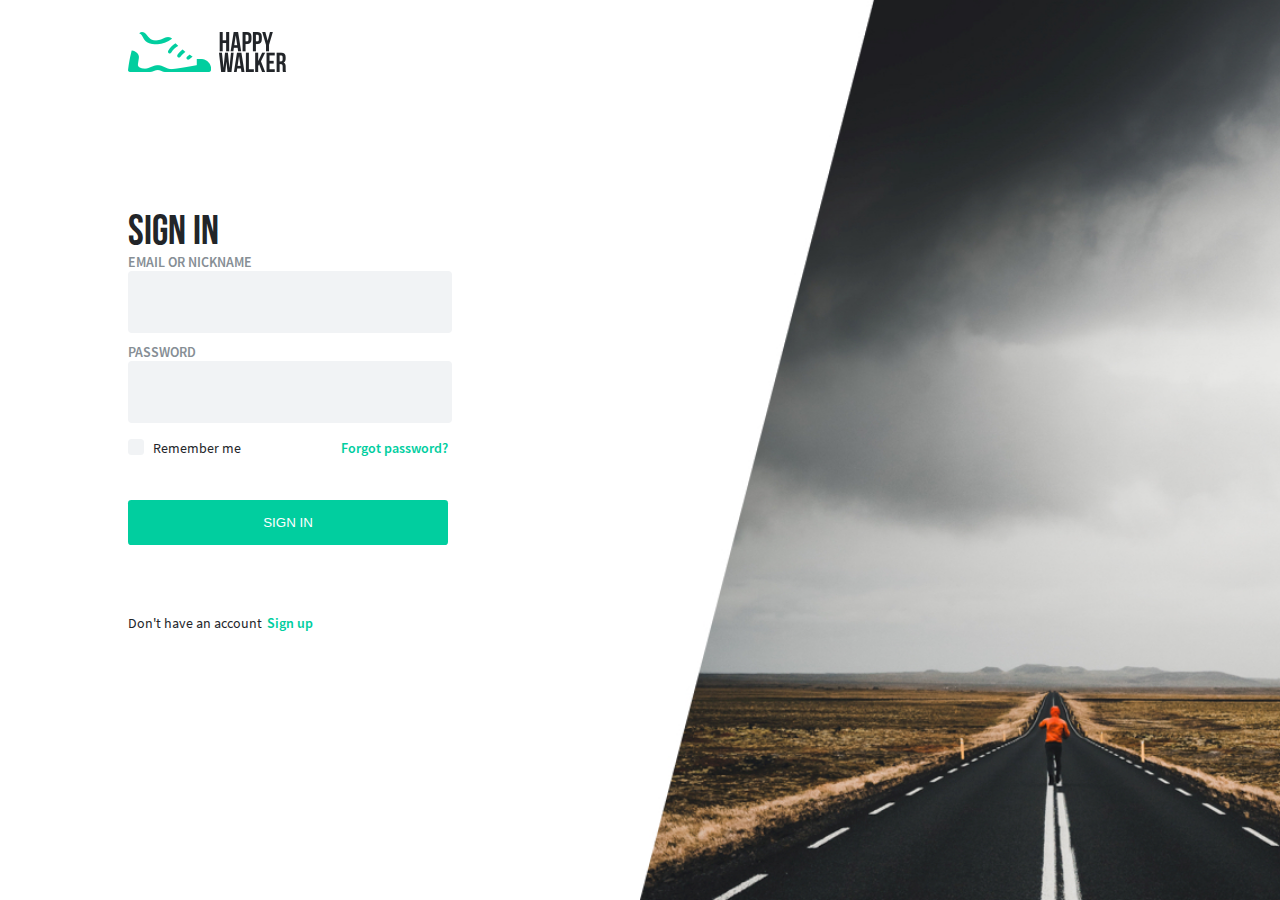
<file: index.html>
<!DOCTYPE html>
<html lang="en">
<head>
    <meta charset="UTF-8">
    <meta name="viewport" content="width=device-width, initial-scale=1.0">
    <meta http-equiv="X-UA-Compatible" content="ie=edge">
    <title>Document</title>
    <link rel="stylesheet" href="./reset.css">
    <link rel="stylesheet" href="./fonts/fonts.css">
    <link rel="stylesheet" href="./css/style.css">
</head>
<body>
    <div class="container">
        <div class="section1">
            <div class="logo">
                <img src="./img/logo.png" alt="logo">
            </div>
            <form action="#">
                <div class="form__header">
                    <h1>sign in</h1>
                </div>
                <div class="form__input">
                    <label for="email">email or nickname</label>
                    <input type="text" id="email">
                </div>
              
                <div class="form__input" id="password">
                    <label for="pasword">password</label>
                    <input type="text">
                </div>
                <div class="form__container">
                    <div class="form__checkbox">
                        <input type="checkbox" id="remember__me">
                        <label for="remember__me">Remember me</label>
                    </div>
                    <div class="password__restore">
                        <a href="#">Forgot password?</a>
                    </div>
                </div>
                
                <div class="form__input">
                    <button>sign in</button>
                </div>
                <div class="signup">
                    <p>Don't have an account</p>
                    <a href="#">Sign up</a>
                </div>

            </form>
        </div>
        <div class="section2">
            <img src="./img/rectangle-copy.jpg" alt="">
        </div>    
    </div>
</body>
</html>
</file>
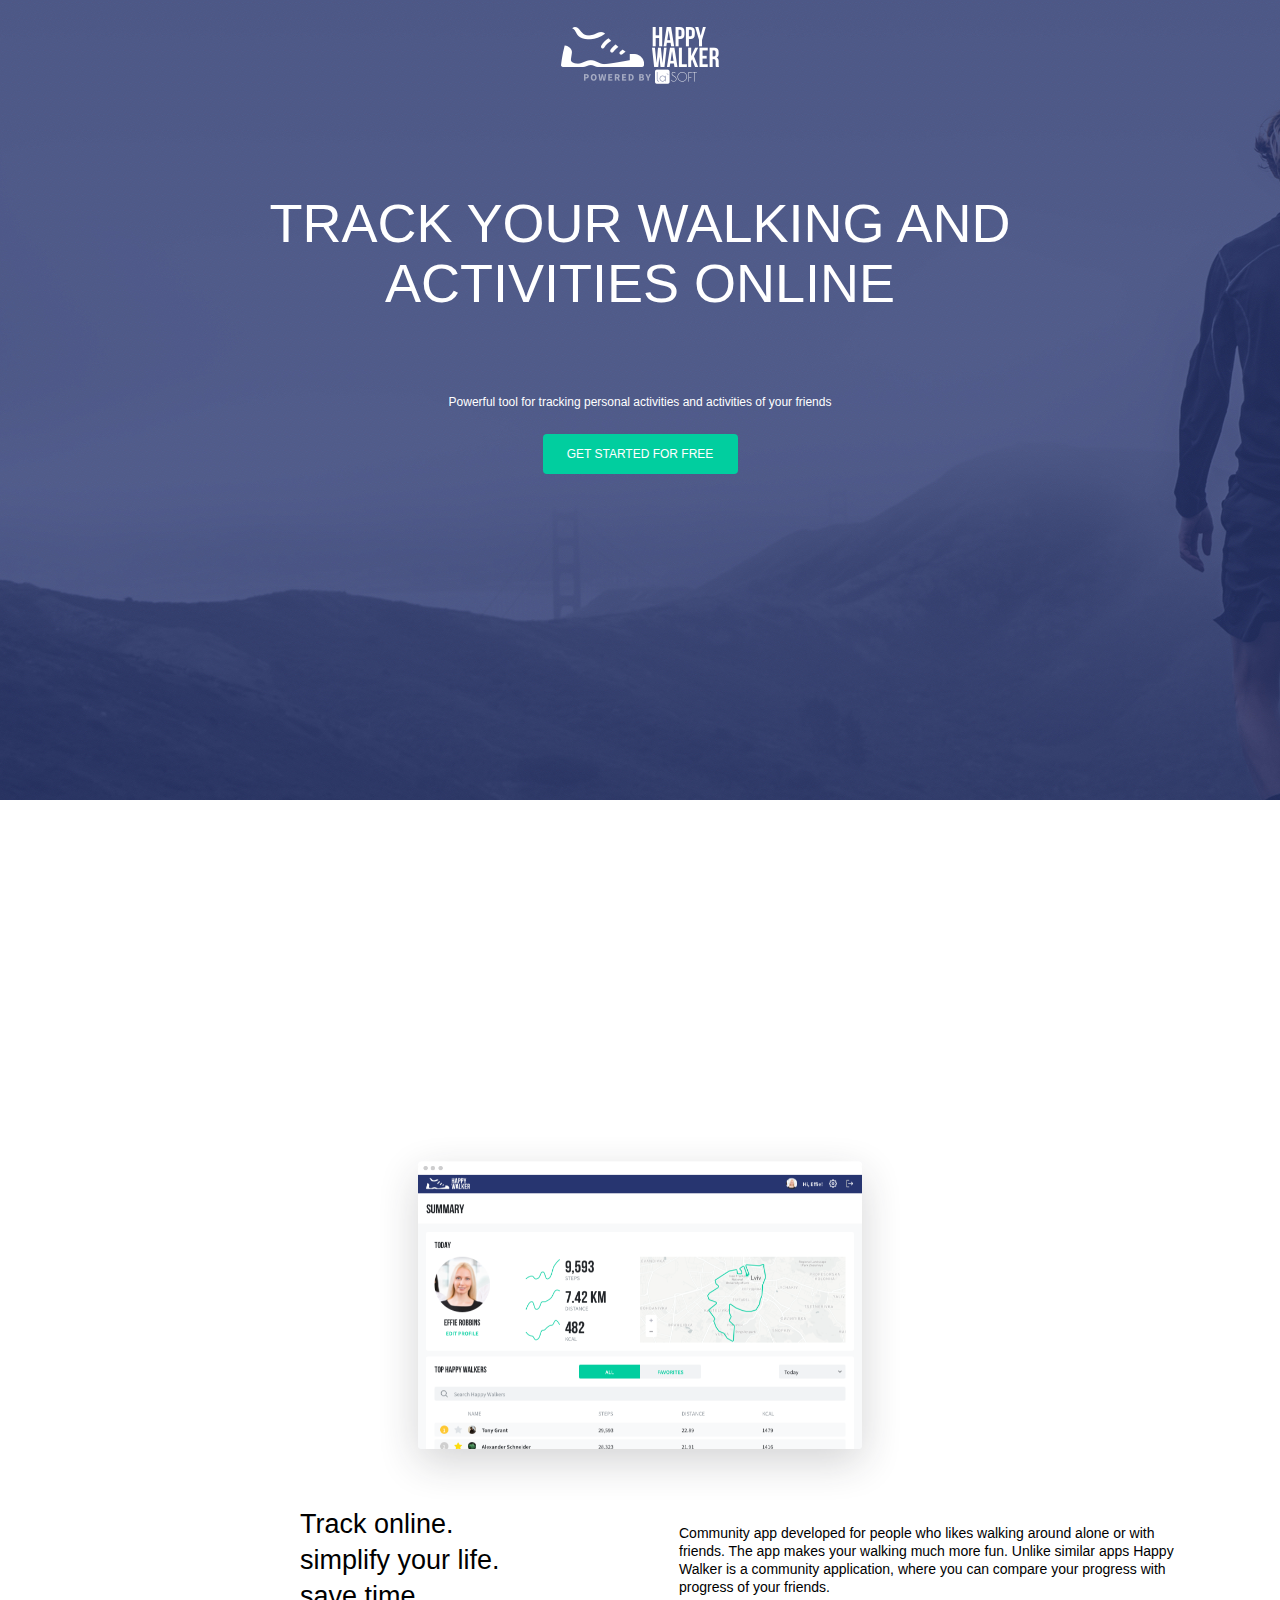
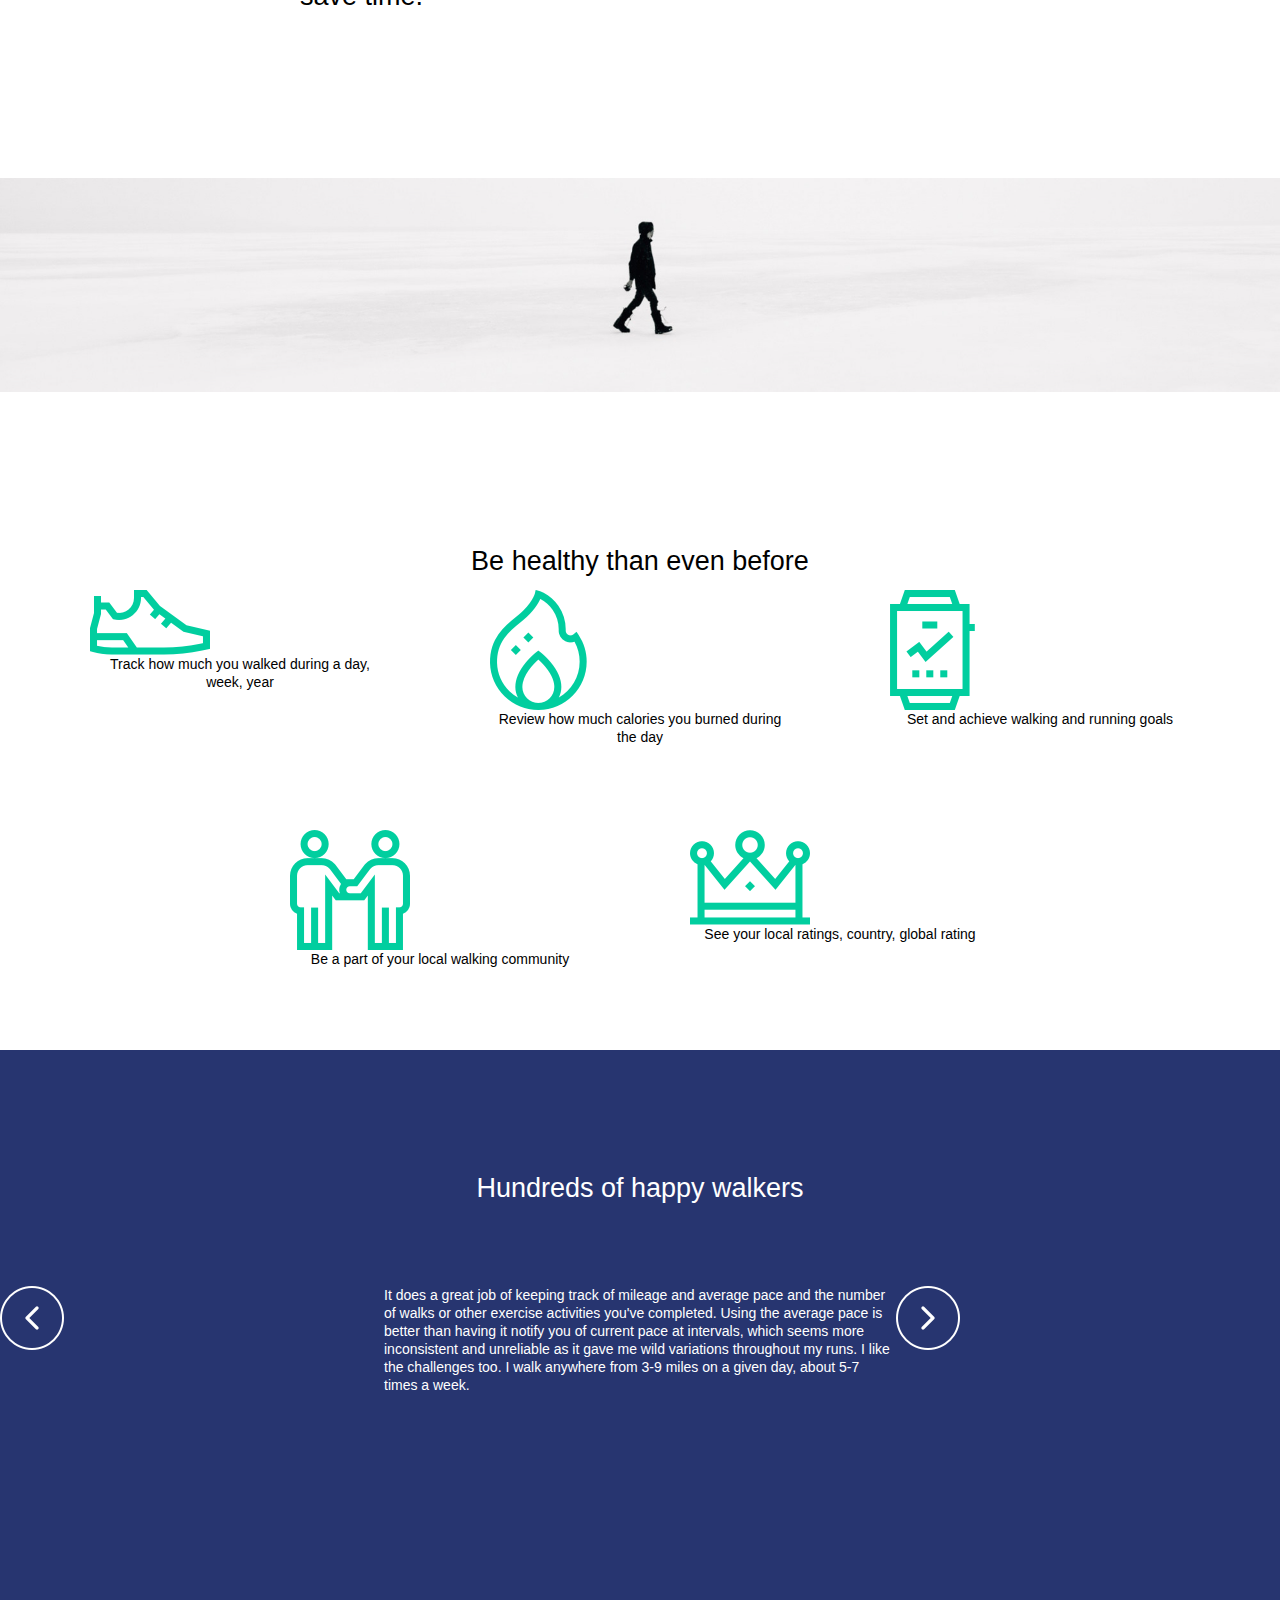
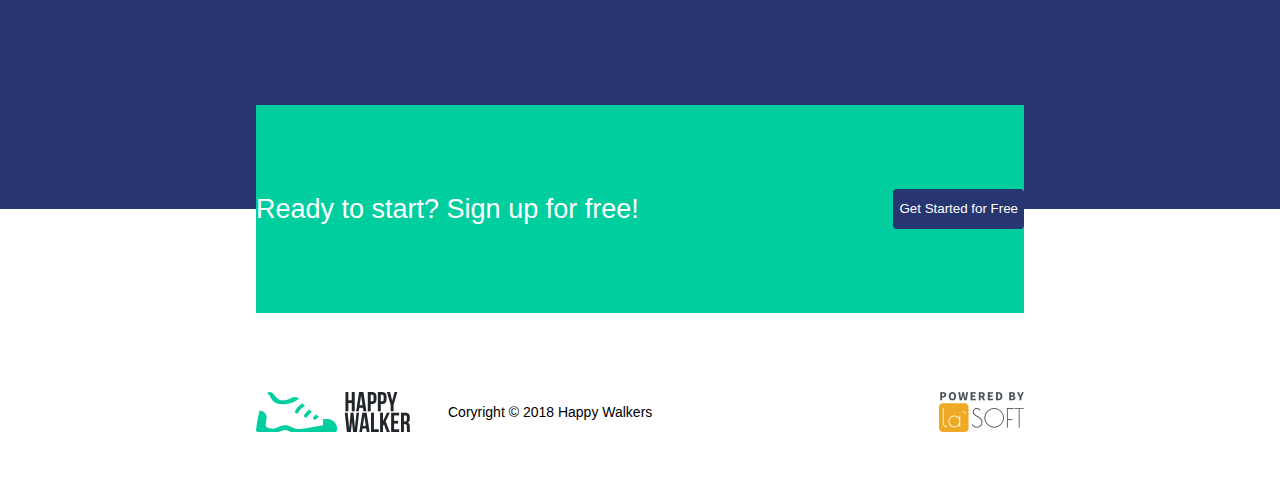
<file: landing/index.html>
<!DOCTYPE html>
<html lang="en">
<head>
    <meta charset="UTF-8">
    <meta name="viewport" content="width=device-width, initial-scale=1.0">
    <meta http-equiv="X-UA-Compatible" content="ie=edge">
    <title>Document</title>
    <link rel="stylesheet" href="./reset.css">
    <link rel="stylesheet" href="./fonts/fonts.css">
    <link rel="stylesheet" href="./css/style.css">
</head>
<body>
    <div class="container">
        <div class="section1">
            <div class="logo">
                <img src="./img/logo-light.png" alt="logo">
                <img src="./img/logo-lasoft2.png" alt="lasoft powered">
            </div>
            <div class="section1__header">
                <h1>
                    Track your walking and
                </h1>
                <h1>
                    activities online
                </h1>
            </div>
            <div class="section1__text">
                <p>
                    Powerful tool for tracking personal activities and activities of your friends
                </p>
            </div>
            <div class="section1__button">
                <button>
                    GET STARTED FOR FREE
                </button>
            </div>

        </div>
        <div class="section2">
            <div class="section2__screenshot">
                <img src="./img/browser.png" alt="screenshot">
            </div>
            <div class="section2__inform">
                <h3>
                    Track online.
                    simplify your life.
                    save time.
                </h3>
                <p>
                    Community app developed for people who likes walking around alone or with friends. 
                    The app makes your walking much more fun. 
                    Unlike similar apps Happy Walker is a community application,
                    where you can compare your progress with progress of your friends.
                </p>
            </div>
            <div class="section2__walkboy">
                <img src="./img/rectangle-2.png" alt="walkboy">
            </div>
        </div>
        <div class="section3">
            <div class="section3__header">
                <h3>
                    Be healthy than even before
                </h3>
            </div>
            <div class="section3__function">
                <div class="section__function__item">
                    <img src="./img/ico/001-trainers.png" alt="treiners"><p>Track how much you walked during a day, week, year</p>
                </div>
                <div class="section__function__item">
                    <img src="./img/ico/002-burn.png" alt="burn"><p>Review how much calories you burned during the day </p></div>
                <div class="section__function__item">
                    <img src="./img/ico/003-wristwatch.png" alt="watch"><p>Set and achieve walking and running goals</p>
                </div>
                <div class="section__function__item">
                    <img src="./img/ico/004-relationship.png" alt="relationchip"><p>Be a part of your local walking community</p>
                </div>
                <div class="section__function__item">
                    <img src="./img/ico/005-crown.png" alt=""><p>See your local ratings, country, global rating</p>
                </div>
            </div>
        </div>
        <div class="section4">
            <div class="section4__header">
                <h3>Hundreds of happy walkers</h3>
            </div>
            <div class="section4__text">
                <div class="section4__text__button">
                    <img src="./img/group-7-copy.png" alt="arrow">

                </div>
                <div class="section4__text__main">
                        It does a great job of keeping track of mileage and average pace and the number 
                        of walks or other exercise activities you've completed.
                         Using the average pace is better than having it notify you of current pace at intervals, 
                         which seems more inconsistent and unreliable as it gave me wild variations throughout my runs. 
                        I like the challenges too. 
                        I walk anywhere from 3-9 miles on a given day, about 5-7 times a week.
                </div>
                <div class="section4__text__button">
                    <img src="./img/group-7.png" alt="arrow">
                </div>
            </div>
        </div>
        <div class="section5">
            <div class="section5__board">
                <h3>
                    Ready to start?  Sign up for free!
                </h3>
                <button>
                        Get Started for Free
                </button>
            </div>
            <div class="section5__logo">
                <div class="section5__logo__walker">
                    <div class="section5__logo__walker">
                        <img src="./img/logo.png" alt="logo hapy walker">
                        <p>
                            Coryright © 2018 Happy Walkers
                        </p>
                    </div>
                </div>
                <div class="section5__logo__lasoft">
                    <img src="./img/logo-lasoft.png" alt="logo lasoft">
                </div>
            </div>
        </div>
    </div>
</body>
</html>
</file>
<file: fonts/fonts.css>
@font-face {
    font-family: "SourceSans-semibold"; 
    src: url("./SourceSansPro-Semibold.otf"); 
}
@font-face {
    font-family: "NebasNeue"; 
    src: url("./9114.otf"); 
}
@font-face{
    font-family: "SourceSans-regular"; 
    src: url("./Source\ Sans\ Pro\ Regular.ttf"); 
}
</file>
<file: css/style.css>
/* line 9, ../sass/style.scss */
.container {
  display: flex;
}
/* line 12, ../sass/style.scss */
.container .section1, .container .section2 {
  height: 100vh;
  width: 50%;
}
/* line 16, ../sass/style.scss */
.container .section1 {
  position: relative;
}
/* line 18, ../sass/style.scss */
.container .section1 .logo {
  margin-top: 5%;
  margin-left: 20%;
}
/* line 21, ../sass/style.scss */
.container .section1 .logo img {
  height: 5%;
}
/* line 25, ../sass/style.scss */
.container .section1 form {
  position: absolute;
  left: 20%;
  top: 25%;
  color: #222529;
  height: 50%;
  width: 50%;
}
/* line 33, ../sass/style.scss */
.container .section1 form .form__header h1 {
  font-size: 3em;
  text-transform: uppercase;
  font-family: "NebasNeue";
}
/* line 39, ../sass/style.scss */
.container .section1 form .form__input {
  display: flex;
  flex-direction: column;
  height: 20%;
}
/* line 45, ../sass/style.scss */
.container .section1 form .form__input label {
  font-size: 1em;
  text-transform: uppercase;
  margin-top: 3%;
  font-family: "SourceSans-semibold";
  color: #868e95;
}
/* line 53, ../sass/style.scss */
.container .section1 form .form__input input {
  height: 100%;
  width: 100%;
  border: none;
  border-radius: 4px;
}
/* line 63, ../sass/style.scss */
.container .section1 form .form__input button {
  height: 50%;
  width: 100%;
  border: none;
  border-radius: 0.25em;
}
/* line 73, ../sass/style.scss */
.container .section1 form .form__input input {
  background-color: #f1f3f5;
}
/* line 76, ../sass/style.scss */
.container .section1 form .form__input button {
  background-color: #01ce9f;
  color: #fff;
  text-transform: uppercase;
}
/* line 84, ../sass/style.scss */
.container .section1 form .form__container {
  height: 10%;
  margin-top: 5%;
  margin-bottom: 5%;
  display: flex;
  justify-content: space-between;
  font-family: "SourceSans-regular";
}
/* line 92, ../sass/style.scss */
.container .section1 form .form__container .form__checkbox input {
  display: none;
}
/* line 95, ../sass/style.scss */
.container .section1 form .form__container .form__checkbox label {
  position: relative;
  padding-left: 25px;
  display: inline-block;
}
/* line 101, ../sass/style.scss */
.container .section1 form .form__container .form__checkbox label:before {
  content: "";
  display: inline-block;
  height: 16px;
  width: 16px;
  position: absolute;
  background-color: #f1f3f5;
  left: 0;
  border-radius: 0.25em;
}
/* line 111, ../sass/style.scss */
.container .section1 form .form__container .form__checkbox input:checked + label:before {
  content: "\2713";
  text-align: center;
  color: #fff;
  background-color: #01ce9f;
}
/* line 120, ../sass/style.scss */
.container .section1 form .form__container .password__restore a {
  color: #01ce9f;
  text-decoration: none;
  font-family: "SourceSans-semibold";
}
/* line 129, ../sass/style.scss */
.container .section1 form .signup {
  display: flex;
  margin-top: 24px;
  font-family: "SourceSans-regular";
}
/* line 134, ../sass/style.scss */
.container .section1 form .signup a {
  color: #01ce9f;
  text-decoration: none;
  padding-left: 5px;
  font-family: "SourceSans-semibold";
}
/* line 144, ../sass/style.scss */
.container .section2 {
  width: 50%;
  text-align-last: right;
}
/* line 147, ../sass/style.scss */
.container .section2 img {
  height: 100vh;
}
</file>
<file: landing/fonts/fonts.css>
@font-face {
    font-family: "SourceSans-semibold"; 
    src: url("./SourceSansPro-Semibold.otf"); 
}
@font-face {
    font-family: "NebasNeue"; 
    src: url("./9114.otf"); 
}
@font-face{
    font-family: "SourceSans-regular"; 
    src: url("./Source\ Sans\ Pro\ Regular.ttf"); 
}
</file>
<file: landing/css/style.css>
/* line 10, ../sass/style.scss */
html {
  font-size: 12px;
}

/* line 13, ../sass/style.scss */
.container {
  width: 100%;
  max-width: 1920px;
  margin: 0 auto;
  height: 3696px;
  background-color: #fff;
  display: flex;
  flex-direction: column;
}
/* line 22, ../sass/style.scss */
.container .section1 {
  height: 41.66%;
  background: url("../img/rectangle.jpg") no-repeat;
  background-size: auto;
  display: flex;
  flex-direction: column;
}
/* line 29, ../sass/style.scss */
.container .section1 .logo {
  margin: 2.083% auto;
}
/* line 32, ../sass/style.scss */
.container .section1 .logo img {
  display: block;
}
/* line 35, ../sass/style.scss */
.container .section1 .logo img[alt="lasoft powered"] {
  margin: 1.44% auto;
}
/* line 39, ../sass/style.scss */
.container .section1 .section1__header {
  margin: 80px auto;
}
/* line 41, ../sass/style.scss */
.container .section1 .section1__header h1 {
  text-transform: uppercase;
  font-size: 4.5rem;
  line-height: 5rem;
  text-align: center;
  color: #fff;
}
/* line 49, ../sass/style.scss */
.container .section1 .section1__text {
  font-size: 1rem;
  line-height: 1.5rem;
  color: #fff;
  text-align: center;
}
/* line 55, ../sass/style.scss */
.container .section1 .section1__button {
  text-align: center;
  margin: 23px auto;
}
/* line 58, ../sass/style.scss */
.container .section1 .section1__button button {
  font-size: 1rem;
  line-height: 1.5rem;
  border-radius: 4px;
  color: #fff;
  background-color: #01ce9f;
  height: 40px;
  width: 195px;
  border: none;
}
/* line 72, ../sass/style.scss */
.container .section2 .section2__screenshot {
  text-align: center;
  margin-top: -330px;
}
/* line 76, ../sass/style.scss */
.container .section2 .section2__screenshot img {
  margin: 0 auto;
  width: 41.5%;
}
/* line 81, ../sass/style.scss */
.container .section2 .section2__inform {
  display: flex;
  align-items: center;
}
/* line 86, ../sass/style.scss */
.container .section2 .section2__inform h3 {
  margin-left: 300px;
  font-size: 2.25rem;
  line-height: 3rem;
  width: 219px;
  display: inline-block;
}
/* line 94, ../sass/style.scss */
.container .section2 .section2__inform p {
  width: 40%;
  display: inline-block;
  margin-left: 160px;
  margin-top: 0;
}
/* line 104, ../sass/style.scss */
.container .section2 .section2__walkboy {
  margin-top: 164px;
}
/* line 107, ../sass/style.scss */
.container .section2 .section2__walkboy img {
  width: 100%;
}
/* line 114, ../sass/style.scss */
.container .section3 .section3__header {
  text-align: center;
  margin-top: 160px;
}
/* line 117, ../sass/style.scss */
.container .section3 .section3__header h3 {
  font-size: 2.25rem;
}
/* line 121, ../sass/style.scss */
.container .section3 .section3__function {
  display: flex;
  justify-content: center;
  flex-wrap: wrap;
  padding: 0 20px;
}
/* line 127, ../sass/style.scss */
.container .section3 .section3__function .section__function__item {
  width: 300px;
  height: 200px;
  margin: 20px 50px;
}
/* line 132, ../sass/style.scss */
.container .section3 .section3__function .section__function__item p {
  text-align: center;
}
/* line 140, ../sass/style.scss */
.container .section4 {
  background-color: #273570;
  height: 800px;
}
/* line 145, ../sass/style.scss */
.container .section4 .section4__header h3 {
  margin-top: 120px;
  font-size: 2.25rem;
  line-height: 3rem;
  color: #fff;
  text-align: center;
}
/* line 153, ../sass/style.scss */
.container .section4 .section4__text {
  display: flex;
  margin: 80px 0;
}
/* line 157, ../sass/style.scss */
.container .section4 .section4__text .section4__text__main {
  width: 40%;
  color: #fff;
}
/* line 161, ../sass/style.scss */
.container .section4 .section4__text .section4__text__button {
  width: 30%;
}
/* line 168, ../sass/style.scss */
.container .section5 {
  height: 303px;
  display: flex;
  flex-direction: column;
  align-items: center;
}
/* line 176, ../sass/style.scss */
.container .section5 .section5__board {
  display: flex;
  justify-content: space-between;
  align-items: center;
  background-color: #01ce9f;
  width: 60%;
  height: 208px;
  margin-top: -104px;
}
/* line 185, ../sass/style.scss */
.container .section5 .section5__board h3 {
  font-size: 2.25rem;
  line-height: 3rem;
  color: #fff;
  text-align: center;
}
/* line 191, ../sass/style.scss */
.container .section5 .section5__board button {
  background-color: #273570;
  border-radius: 4px;
  color: #fff;
  height: 40px;
  border: none;
}
/* line 199, ../sass/style.scss */
.container .section5 .section5__logo {
  width: 60%;
  display: flex;
  justify-content: space-between;
  margin-top: 79px;
}
/* line 204, ../sass/style.scss */
.container .section5 .section5__logo .section5__logo__walker {
  display: flex;
  align-items: center;
}
/* line 207, ../sass/style.scss */
.container .section5 .section5__logo .section5__logo__walker p {
  margin-left: 38px;
}
/* line 212, ../sass/style.scss */
.container .section5 .section5__logo .section5__logo__lasoft {
  text-align: right;
}

@media screen and (max-width: 540px) {
  /* line 221, ../sass/style.scss */
  html {
    font-size: 4px;
  }
}
@media screen and (max-width: 720px) {
  /* line 226, ../sass/style.scss */
  html {
    font-size: 6px;
  }
}
@media screen and (max-width: 960px) {
  /* line 231, ../sass/style.scss */
  html {
    font-size: 8px;
  }
}
</file>
